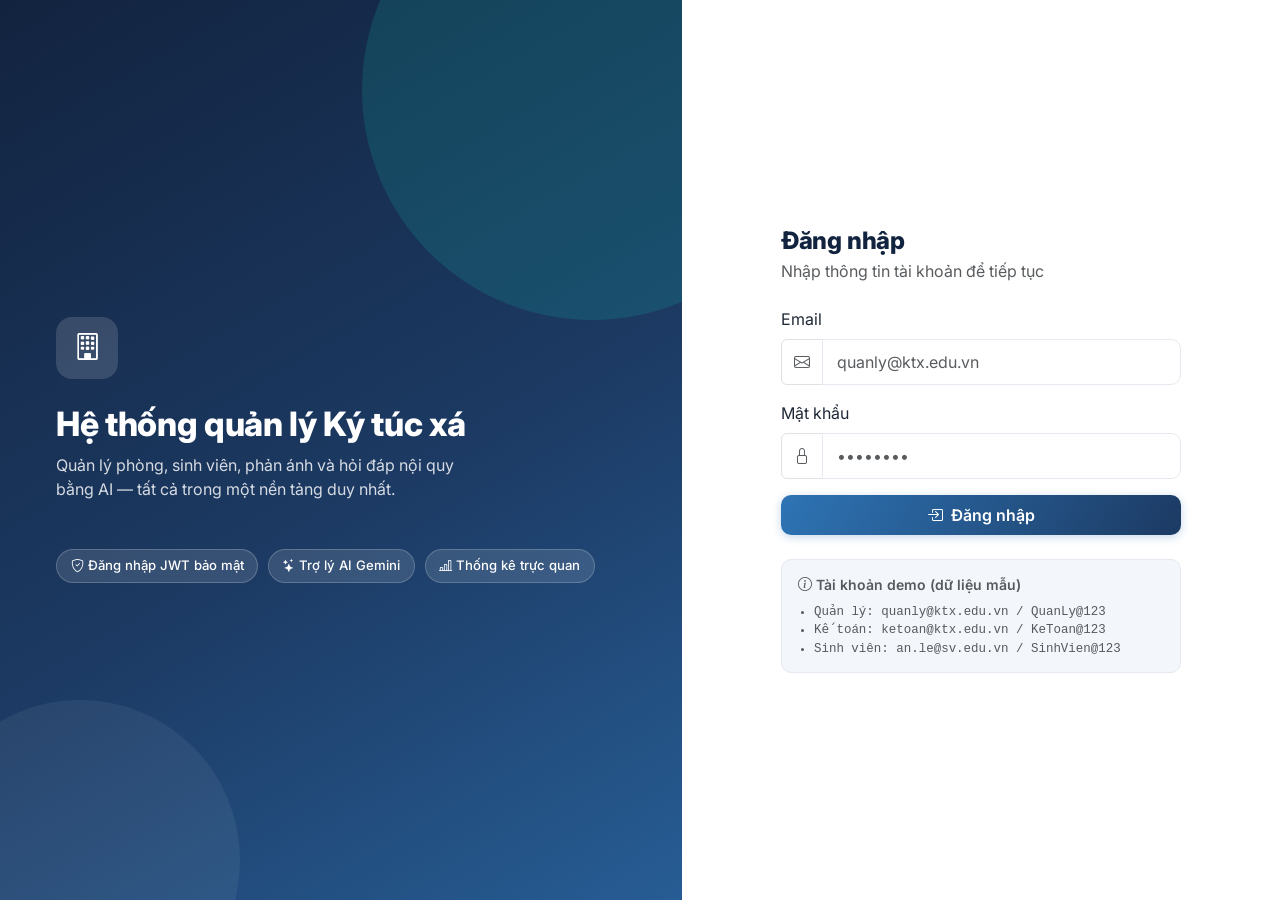
<file: frontend/index.html>
<!DOCTYPE html>
<html lang="vi">
<head>
  <meta charset="UTF-8" />
  <meta name="viewport" content="width=device-width, initial-scale=1.0" />
  <title>Đăng nhập — Hệ thống quản lý KTX</title>
  <link rel="preconnect" href="https://fonts.googleapis.com">
  <link href="https://fonts.googleapis.com/css2?family=Inter:wght@400;500;600;700;800&display=swap" rel="stylesheet">
  <link href="https://cdn.jsdelivr.net/npm/bootstrap-icons@1.11.3/font/bootstrap-icons.css" rel="stylesheet">
  <link href="https://cdn.jsdelivr.net/npm/bootstrap@5.3.3/dist/css/bootstrap.min.css" rel="stylesheet">
  <link href="css/site.css" rel="stylesheet">
</head>
<body>
  <div id="toastContainer"></div>

  <div class="auth-shell">
    <div class="auth-hero">
      <div class="hero-icon"><i class="bi bi-building"></i></div>
      <h1>Hệ thống quản lý Ký túc xá</h1>
      <p>Quản lý phòng, sinh viên, phản ánh và hỏi đáp nội quy bằng AI — tất cả trong một nền tảng duy nhất.</p>
      <div class="hero-badges">
        <span><i class="bi bi-shield-check me-1"></i>Đăng nhập JWT bảo mật</span>
        <span><i class="bi bi-stars me-1"></i>Trợ lý AI Gemini</span>
        <span><i class="bi bi-bar-chart-line me-1"></i>Thống kê trực quan</span>
      </div>
    </div>

    <div class="auth-panel">
      <div class="login-card">
        <div class="card-body">
          <h4 class="mb-1" style="font-weight:800;">Đăng nhập</h4>
          <p class="text-muted mb-4">Nhập thông tin tài khoản để tiếp tục</p>

          <form id="loginForm">
            <div class="mb-3">
              <label class="form-label">Email</label>
              <div class="input-group">
                <span class="input-group-text bg-white"><i class="bi bi-envelope text-muted"></i></span>
                <input type="email" class="form-control" id="email" required placeholder="quanly@ktx.edu.vn">
              </div>
            </div>
            <div class="mb-3">
              <label class="form-label">Mật khẩu</label>
              <div class="input-group">
                <span class="input-group-text bg-white"><i class="bi bi-lock text-muted"></i></span>
                <input type="password" class="form-control" id="matKhau" required placeholder="••••••••">
              </div>
            </div>
            <div id="loginError" class="text-danger small mb-2"></div>
            <button type="submit" class="btn btn-primary w-100 py-2">
              <i class="bi bi-box-arrow-in-right me-1"></i> Đăng nhập
            </button>
          </form>

          <div class="demo-accounts mt-4">
            <p class="small text-muted mb-2 fw-semibold"><i class="bi bi-info-circle me-1"></i>Tài khoản demo (dữ liệu mẫu)</p>
            <ul class="small text-muted mb-0 ps-3">
              <li>Quản lý: quanly@ktx.edu.vn / QuanLy@123</li>
              <li>Kế toán: ketoan@ktx.edu.vn / KeToan@123</li>
              <li>Sinh viên: an.le@sv.edu.vn / SinhVien@123</li>
            </ul>
          </div>
        </div>
      </div>
    </div>
  </div>

  <script src="js/api.js"></script>
  <script src="js/login.js"></script>
</body>
</html>
</file>
<file: frontend/css/site.css>
/* ============================================================
   KTX AI — Design system (giao diện nâng cấp, không đổi logic)
   ============================================================ */

:root {
  --ktx-navy: #12233f;
  --ktx-navy-2: #1c3a63;
  --ktx-accent: #2e74b5;
  --ktx-accent-2: #14b8a6;
  --ktx-light: #eaf1fa;
  --ktx-bg: #f3f6fb;
  --ktx-ink: #1f2937;
  --ktx-muted: #6b7280;
  --ktx-border: #e6eaf0;
  --ktx-radius: 16px;
  --ktx-radius-sm: 10px;
  --ktx-shadow-sm: 0 1px 3px rgba(18, 35, 63, 0.06), 0 1px 2px rgba(18, 35, 63, 0.08);
  --ktx-shadow-md: 0 8px 24px rgba(18, 35, 63, 0.08), 0 2px 6px rgba(18, 35, 63, 0.06);
  --ktx-shadow-lg: 0 16px 40px rgba(18, 35, 63, 0.14);
}

* { box-sizing: border-box; }

@keyframes ktx-fade-in {
  from { opacity: 0; transform: translateY(6px); }
  to { opacity: 1; transform: translateY(0); }
}

.container {
  animation: ktx-fade-in .35s ease both;
}

::-webkit-scrollbar { width: 10px; height: 10px; }
::-webkit-scrollbar-track { background: transparent; }
::-webkit-scrollbar-thumb {
  background: #c7d2e0;
  border-radius: 999px;
  border: 2px solid transparent;
}
::-webkit-scrollbar-thumb:hover { background: #a9b8cc; }

:focus-visible {
  outline: 2px solid var(--ktx-accent-2);
  outline-offset: 2px;
}

body {
  background-color: var(--ktx-bg);
  background-image:
    radial-gradient(1200px 500px at 100% -10%, rgba(46, 116, 181, 0.08), transparent),
    radial-gradient(900px 400px at -10% 0%, rgba(20, 184, 166, 0.07), transparent);
  font-family: "Inter", "Segoe UI", Roboto, Helvetica, Arial, sans-serif;
  color: var(--ktx-ink);
  -webkit-font-smoothing: antialiased;
}

h1, h2, h3, h4, h5, h6 {
  font-family: "Inter", "Segoe UI", Roboto, Helvetica, Arial, sans-serif;
  font-weight: 700;
  color: var(--ktx-navy);
  letter-spacing: -0.01em;
}

/* ---------------- Navbar ---------------- */
.navbar-ktx {
  background: linear-gradient(120deg, var(--ktx-navy) 0%, var(--ktx-navy-2) 100%);
  box-shadow: 0 4px 18px rgba(18, 35, 63, 0.22);
  padding-top: .65rem;
  padding-bottom: .65rem;
  position: sticky;
  top: 0;
  z-index: 1030;
}

.navbar-ktx .navbar-brand {
  font-weight: 700;
  letter-spacing: -0.01em;
  display: flex;
  align-items: center;
  gap: .55rem;
}

.navbar-ktx .navbar-brand .brand-icon {
  display: inline-flex;
  align-items: center;
  justify-content: center;
  width: 34px;
  height: 34px;
  border-radius: 10px;
  background: rgba(255, 255, 255, 0.14);
  font-size: 1.05rem;
}

.navbar-ktx .nav-link,
.navbar-ktx .navbar-brand {
  color: #fff !important;
}

.navbar-ktx .nav-link {
  display: inline-flex;
  align-items: center;
  gap: .4rem;
  padding: .45rem .8rem !important;
  border-radius: 999px;
  font-size: .92rem;
  font-weight: 500;
  opacity: .82;
  transition: background-color .15s ease, opacity .15s ease, transform .15s ease;
}

.navbar-ktx .nav-link:hover {
  opacity: 1;
  background-color: rgba(255, 255, 255, 0.10);
}

.navbar-ktx .nav-link.active {
  opacity: 1;
  font-weight: 600;
  text-decoration: none;
  background-color: rgba(255, 255, 255, 0.16);
  box-shadow: inset 0 0 0 1px rgba(255, 255, 255, 0.18);
}

.navbar-ktx #userInfo {
  opacity: .9;
  font-weight: 500;
}

.navbar-ktx .btn-outline-light {
  border-radius: 999px;
  font-weight: 500;
  border-color: rgba(255, 255, 255, 0.55);
  transition: transform .15s ease, background-color .15s ease;
}

.navbar-ktx .btn-outline-light:hover {
  transform: translateY(-1px);
  background-color: rgba(255, 255, 255, 0.94);
}

.navbar-ktx .navbar-toggler {
  border: 1px solid rgba(255, 255, 255, 0.35);
  padding: .3rem .55rem;
}

.navbar-ktx .navbar-toggler:focus {
  box-shadow: 0 0 0 3px rgba(255, 255, 255, 0.18);
}

@media (max-width: 991.98px) {
  .navbar-ktx .navbar-collapse {
    margin-top: .75rem;
    padding-top: .6rem;
    border-top: 1px solid rgba(255, 255, 255, 0.14);
  }
  .navbar-ktx .navbar-nav {
    margin-bottom: .5rem;
  }
  .navbar-ktx .nav-link {
    width: 100%;
  }
  .navbar-ktx .ms-lg-auto {
    justify-content: space-between;
    width: 100%;
  }
}

/* ---------------- Cards / stat tiles ---------------- */
.card-stat {
  border: 1px solid var(--ktx-border);
  border-radius: var(--ktx-radius);
  box-shadow: var(--ktx-shadow-sm);
  background: #fff;
  transition: transform .18s ease, box-shadow .18s ease;
}

.card-stat:hover {
  transform: translateY(-2px);
  box-shadow: var(--ktx-shadow-md);
}

.card-stat .stat-label {
  color: var(--ktx-muted);
  font-size: .82rem;
  font-weight: 600;
  text-transform: uppercase;
  letter-spacing: .04em;
  display: flex;
  align-items: center;
  gap: .45rem;
}

.card-stat .stat-label .stat-icon {
  display: inline-flex;
  align-items: center;
  justify-content: center;
  width: 30px;
  height: 30px;
  border-radius: 9px;
  background: var(--ktx-light);
  color: var(--ktx-accent);
  font-size: .95rem;
}

.card-stat .stat-value {
  font-size: 1.9rem;
  font-weight: 800;
  color: var(--ktx-navy);
  letter-spacing: -0.02em;
  margin-top: .15rem;
}

/* ---------------- Page header ---------------- */
.page-heading {
  display: flex;
  align-items: center;
  gap: .65rem;
  margin-bottom: .25rem;
}

.page-heading .page-icon {
  display: inline-flex;
  align-items: center;
  justify-content: center;
  width: 40px;
  height: 40px;
  border-radius: 12px;
  background: linear-gradient(135deg, var(--ktx-accent), var(--ktx-accent-2));
  color: #fff;
  font-size: 1.15rem;
  box-shadow: var(--ktx-shadow-sm);
}

/* ---------------- Filter bar ---------------- */
.filter-bar {
  background: #fff;
  border: 1px solid var(--ktx-border);
  border-radius: var(--ktx-radius-sm);
  padding: 1rem 1.1rem;
  box-shadow: var(--ktx-shadow-sm);
  margin-bottom: 1.1rem;
}

.filter-bar .form-label {
  color: var(--ktx-muted);
  font-weight: 600;
  font-size: .78rem;
  text-transform: uppercase;
  letter-spacing: .03em;
}

/* ---------------- Buttons ---------------- */
.btn {
  border-radius: 10px;
  font-weight: 600;
  letter-spacing: -0.005em;
}

.btn-primary {
  background: linear-gradient(120deg, var(--ktx-accent), var(--ktx-navy-2));
  border: none;
  box-shadow: 0 2px 10px rgba(46, 116, 181, 0.28);
  transition: transform .15s ease, box-shadow .15s ease, filter .15s ease;
}

.btn-primary:hover {
  transform: translateY(-1px);
  filter: brightness(1.06);
  box-shadow: 0 6px 16px rgba(46, 116, 181, 0.32);
}

.btn-outline-secondary,
.btn-outline-primary {
  border-radius: 10px;
  font-weight: 600;
}

.btn-sm {
  border-radius: 8px;
}

/* ---------------- Tables ---------------- */
.table-card {
  background: #fff;
  border: 1px solid var(--ktx-border);
  border-radius: var(--ktx-radius);
  box-shadow: var(--ktx-shadow-sm);
  overflow: hidden;
}

.table-ktx {
  margin-bottom: 0;
}

.table-ktx thead {
  background: linear-gradient(120deg, var(--ktx-navy) 0%, var(--ktx-navy-2) 100%);
  color: #fff;
}

.table-ktx thead th {
  border: none;
  font-weight: 600;
  font-size: .82rem;
  text-transform: uppercase;
  letter-spacing: .03em;
  padding-top: .85rem;
  padding-bottom: .85rem;
  white-space: nowrap;
}

.table-ktx tbody tr {
  transition: background-color .12s ease;
}

.table-ktx tbody tr:nth-child(even) {
  background-color: #fafbfd;
}

.table-ktx tbody tr:hover {
  background-color: var(--ktx-light);
}

.table-ktx tbody td {
  vertical-align: middle;
  padding-top: .7rem;
  padding-bottom: .7rem;
  border-color: var(--ktx-border);
}

/* ---------------- Badges ---------------- */
.badge {
  border-radius: 999px;
  font-weight: 600;
  padding: .38em .7em;
  letter-spacing: .01em;
}

.badge-trong { background-color: #16a34a; }
.badge-day { background-color: #dc2626; }
.badge-khoatam { background-color: #9ca3af; }
.badge-moi { background-color: #2563eb; }
.badge-dangxuly { background-color: #d97706; }
.badge-daxuly { background-color: #16a34a; }

/* ---------------- Toasts ---------------- */
#toastContainer {
  position: fixed;
  top: 1rem;
  right: 1rem;
  z-index: 1080;
  min-width: 300px;
}

#toastContainer .toast {
  border-radius: var(--ktx-radius-sm);
  box-shadow: var(--ktx-shadow-lg);
  border: none;
}

/* ---------------- Login page ---------------- */
.auth-shell {
  min-height: 100vh;
  display: flex;
}

.auth-hero {
  flex: 1.1;
  background: linear-gradient(150deg, var(--ktx-navy) 0%, var(--ktx-navy-2) 55%, var(--ktx-accent) 130%);
  color: #fff;
  display: flex;
  flex-direction: column;
  justify-content: center;
  padding: 4rem 3.5rem;
  position: relative;
  overflow: hidden;
}

.auth-hero::before {
  content: "";
  position: absolute;
  width: 460px;
  height: 460px;
  border-radius: 50%;
  background: rgba(20, 184, 166, 0.18);
  top: -140px;
  right: -140px;
}

.auth-hero::after {
  content: "";
  position: absolute;
  width: 320px;
  height: 320px;
  border-radius: 50%;
  background: rgba(255, 255, 255, 0.06);
  bottom: -120px;
  left: -80px;
}

.auth-hero .hero-icon {
  width: 62px;
  height: 62px;
  border-radius: 16px;
  background: rgba(255, 255, 255, 0.14);
  display: flex;
  align-items: center;
  justify-content: center;
  font-size: 1.7rem;
  margin-bottom: 1.6rem;
  position: relative;
  z-index: 1;
}

.auth-hero h1 {
  color: #fff;
  font-size: 2.1rem;
  font-weight: 800;
  max-width: 420px;
  position: relative;
  z-index: 1;
}

.auth-hero p {
  color: rgba(255, 255, 255, 0.82);
  max-width: 400px;
  position: relative;
  z-index: 1;
}

.auth-hero .hero-badges {
  display: flex;
  gap: .6rem;
  margin-top: 2rem;
  flex-wrap: wrap;
  position: relative;
  z-index: 1;
}

.auth-hero .hero-badges span {
  background: rgba(255, 255, 255, 0.12);
  border: 1px solid rgba(255, 255, 255, 0.2);
  border-radius: 999px;
  padding: .4rem .85rem;
  font-size: .82rem;
  font-weight: 500;
}

.auth-panel {
  flex: 1;
  min-width: 380px;
  display: flex;
  align-items: center;
  justify-content: center;
  background: #fff;
  padding: 2.5rem;
}

.login-card {
  max-width: 400px;
  width: 100%;
  margin: 0 auto;
  border: none;
  box-shadow: none;
}

.login-card .card-body {
  padding: 0 !important;
}

.login-card .form-control {
  border-radius: 10px;
  padding: .62rem .85rem;
  border-color: var(--ktx-border);
}

.login-card .form-control:focus {
  border-color: var(--ktx-accent);
  box-shadow: 0 0 0 3px rgba(46, 116, 181, 0.14);
}

.login-card .demo-accounts {
  background: var(--ktx-bg);
  border: 1px solid var(--ktx-border);
  border-radius: var(--ktx-radius-sm);
  padding: .85rem 1rem;
}

.login-card .demo-accounts li {
  font-family: "SFMono-Regular", Consolas, "Liberation Mono", monospace;
  font-size: .78rem;
}

/* ---------------- Chat page ---------------- */
.chat-shell {
  border-radius: var(--ktx-radius);
  overflow: hidden;
  box-shadow: var(--ktx-shadow-md);
  background: #fff;
}

.chat-banner {
  background: linear-gradient(120deg, var(--ktx-navy) 0%, var(--ktx-accent) 130%);
  color: #fff;
  padding: 1.1rem 1.4rem;
  display: flex;
  align-items: center;
  gap: .8rem;
}

.chat-banner .bot-avatar {
  width: 42px;
  height: 42px;
  border-radius: 12px;
  background: rgba(255, 255, 255, 0.16);
  display: flex;
  align-items: center;
  justify-content: center;
  font-size: 1.3rem;
  flex-shrink: 0;
}

.chat-banner h4 { color: #fff; margin: 0; }
.chat-banner p { margin: 0; color: rgba(255, 255, 255, 0.85); font-size: .85rem; }

#chatWindow {
  height: 58vh;
  overflow-y: auto;
  background: #f8fafc;
  padding: 1.25rem;
}

.msg-row { display: flex; margin-bottom: .9rem; align-items: flex-end; gap: .5rem; }
.msg-row.user { justify-content: flex-end; }

.msg-avatar {
  width: 30px;
  height: 30px;
  border-radius: 9px;
  display: flex;
  align-items: center;
  justify-content: center;
  font-size: .95rem;
  flex-shrink: 0;
  background: var(--ktx-navy);
  color: #fff;
}

.msg-bubble {
  max-width: 72%;
  padding: .7rem 1rem;
  border-radius: 14px;
  white-space: pre-wrap;
  font-size: .95rem;
  line-height: 1.45;
  box-shadow: var(--ktx-shadow-sm);
}

.msg-bubble.user {
  background: linear-gradient(120deg, var(--ktx-navy), var(--ktx-navy-2));
  color: #fff;
  border-bottom-right-radius: 4px;
}

.msg-bubble.ai {
  background: #fff;
  color: #262626;
  border: 1px solid var(--ktx-border);
  border-bottom-left-radius: 4px;
}

.msg-bubble.ai.warning {
  background: #FCE9D8;
  border-color: #f3cf9f;
  color: #7a4a10;
}

.msg-sources {
  font-size: .78rem;
  color: #595959;
  margin-top: .5rem;
  display: flex;
  align-items: center;
  gap: .3rem;
  flex-wrap: wrap;
}

.msg-sources .badge { background: var(--ktx-accent); font-weight: 500; }
.msg-bubble.warning .msg-sources .badge { background: #C97B2E; }

#chatLoading {
  display: none;
  padding: .5rem 1.25rem;
  align-items: center;
  gap: .5rem;
}

#chatLoading::before {
  content: "";
  display: inline-block;
  width: 8px;
  height: 8px;
  border-radius: 50%;
  background: var(--ktx-accent);
  animation: ktx-blink 1s ease-in-out infinite;
  box-shadow: 14px 0 0 0 var(--ktx-accent), 28px 0 0 0 var(--ktx-accent);
}

@keyframes ktx-blink {
  0%, 80%, 100% { opacity: .25; }
  40% { opacity: 1; }
}

.chat-input-bar {
  padding: 1rem 1.25rem;
  background: #fff;
  border-top: 1px solid var(--ktx-border);
}

.chat-input-bar .form-control {
  border-radius: 999px;
  padding: .65rem 1.1rem;
}

.chat-input-bar .btn {
  border-radius: 999px;
  padding-left: 1.4rem;
  padding-right: 1.4rem;
}

/* ---------------- Pagination ---------------- */
#pagination {
  margin-top: 1rem;
  font-size: .9rem;
  color: var(--ktx-muted);
}

#pagination .btn {
  border-radius: 8px;
}

/* ---------------- Modals ---------------- */
.modal-content {
  border-radius: var(--ktx-radius);
  border: none;
  box-shadow: var(--ktx-shadow-lg);
}

.modal-header {
  border-bottom: 1px solid var(--ktx-border);
}

.modal-footer {
  border-top: 1px solid var(--ktx-border);
}

@media (max-width: 900px) {
  .auth-hero { display: none; }
  .auth-panel { min-width: 0; }
}
[hidden] {
  display: none !important;
}
</file>
